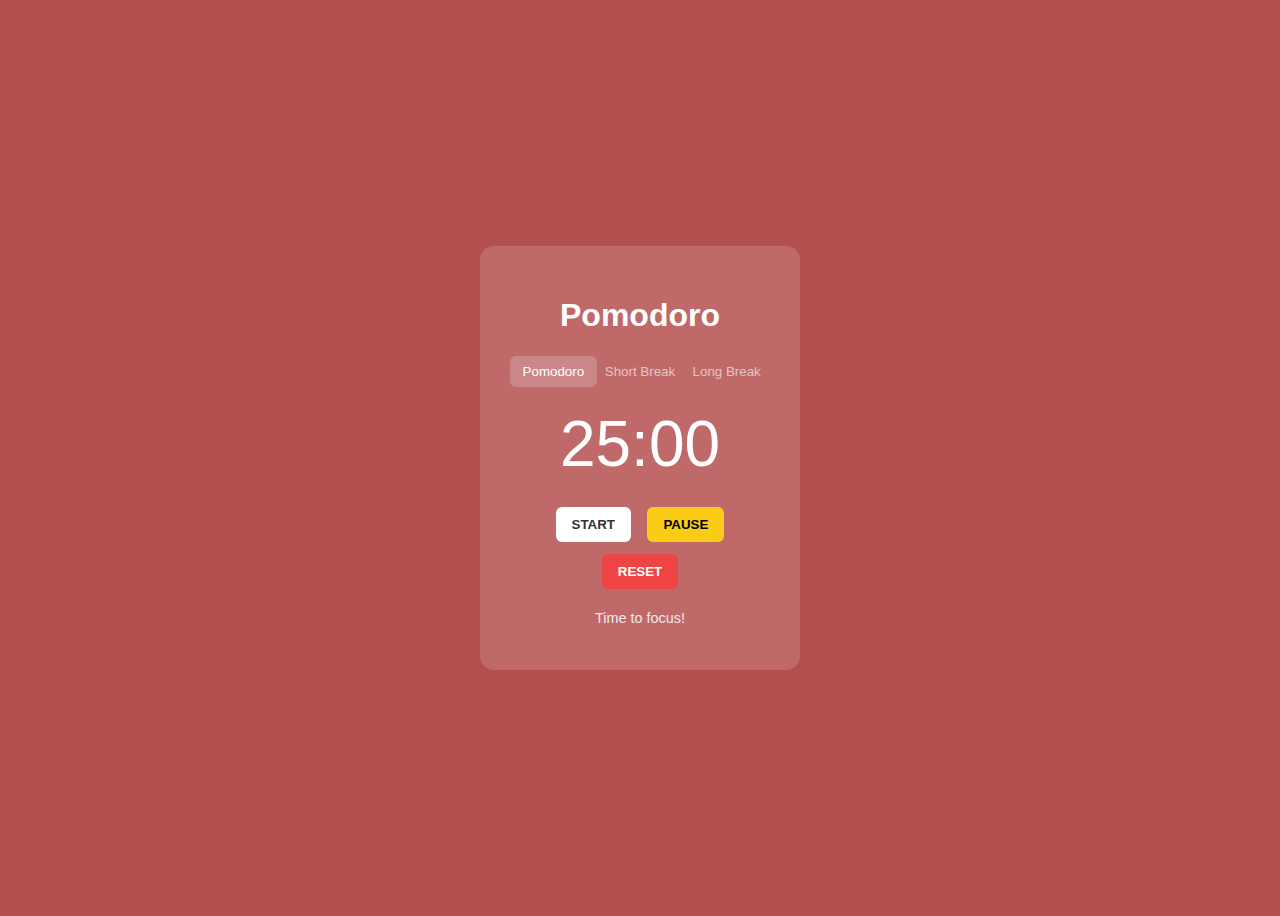
<file: public/Day 08/index.html>
<!DOCTYPE html>
<html lang="en">
<head>
  <meta charset="UTF-8" />
  <meta name="viewport" content="width=device-width, initial-scale=1.0"/>
  <title>Pomodoro Timer</title>
  <link rel="stylesheet" href="style.css" />
</head>
<body class="pomodoro">

  <div class="container">
    <h1>Pomodoro</h1>

    <!-- Mode Tabs -->
    <div class="modes">
      <button id="pomodoro" class="active">Pomodoro</button>
      <button id="shortBreak">Short Break</button>
      <button id="longBreak">Long Break</button>
    </div>

    <!-- Timer -->
    <div id="timer">25:00</div>

    <!-- Controls -->
    <div class="buttons">
      <button id="start">START</button>
      <button id="pause">PAUSE</button>
      <button id="reset">RESET</button>
    </div>

    <!-- Status -->
    <p id="modeText">Time to focus!</p>
  </div>

  <script src="script.js"></script>
</body>
</html>
</file>
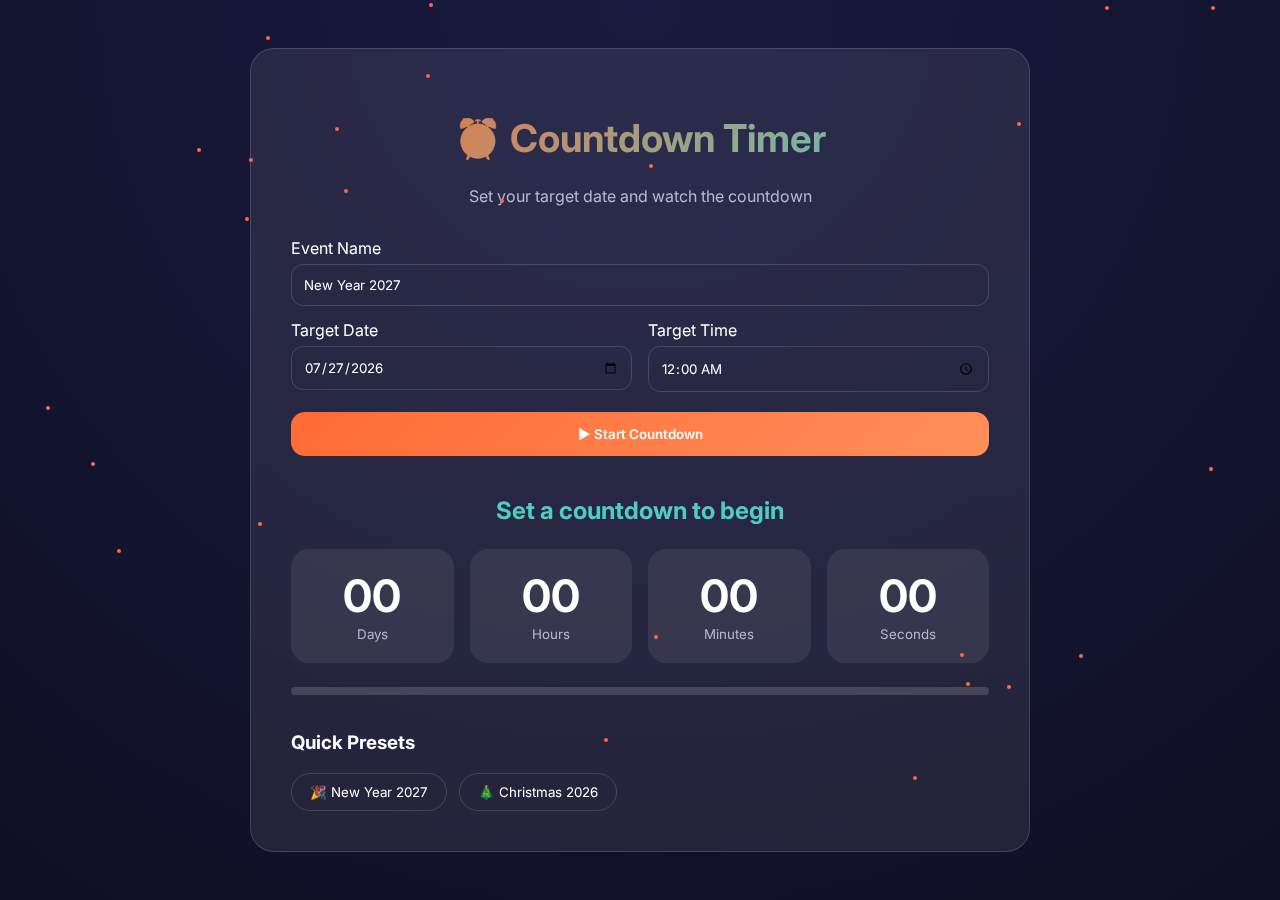
<file: public/Day 18/index.html>
<!DOCTYPE html>
<html lang="en">
<head>
  <meta charset="UTF-8" />
  <meta name="viewport" content="width=device-width, initial-scale=1.0" />
  <title>Countdown Timer</title>
  <link rel="stylesheet" href="style.css" />
</head>

<body>
  <div class="container">
    <div class="glass-card">
      
      <!-- HEADER -->
      <header class="header">
        <h1>⏰ Countdown Timer</h1>
        <p>Set your target date and watch the countdown</p>
      </header>

      <!-- INPUTS -->
      <section class="inputs">
        <label>Event Name</label>
        <input id="eventName" type="text" value="New Year 2027" />

        <div class="row">
          <div>
            <label>Target Date</label>
            <input id="targetDate" type="date" />
          </div>
          <div>
            <label>Target Time</label>
            <input id="targetTime" type="time" value="00:00" />
          </div>
        </div>

        <button id="startBtn" class="primary-btn">
          ▶ Start Countdown
        </button>

        <p id="errorMsg" class="error"></p>
      </section>

      <!-- TIMER -->
      <section class="countdown">
        <h2 id="eventTitle">Set a countdown to begin</h2>

        <div class="timer">
          <div class="box">
            <span id="days">00</span>
            <small>Days</small>
          </div>
          <div class="box">
            <span id="hours">00</span>
            <small>Hours</small>
          </div>
          <div class="box">
            <span id="minutes">00</span>
            <small>Minutes</small>
          </div>
          <div class="box">
            <span id="seconds">00</span>
            <small>Seconds</small>
          </div>
        </div>

        <div class="progress">
          <div id="progressFill"></div>
        </div>

        <button id="resetBtn" class="secondary-btn">Reset</button>
      </section>

      <!-- PRESETS -->
      <section class="presets">
        <h3>Quick Presets</h3>
        <div class="preset-list">
          <button data-date="2027-01-01" data-time="00:00">🎉 New Year 2027</button>
          <button data-date="2026-12-25" data-time="00:00">🎄 Christmas 2026</button>
        </div>
      </section>

    </div>

    <div id="particles"></div>
  </div>

  <script src="script.js" defer></script>
</body>
</html>
</file>
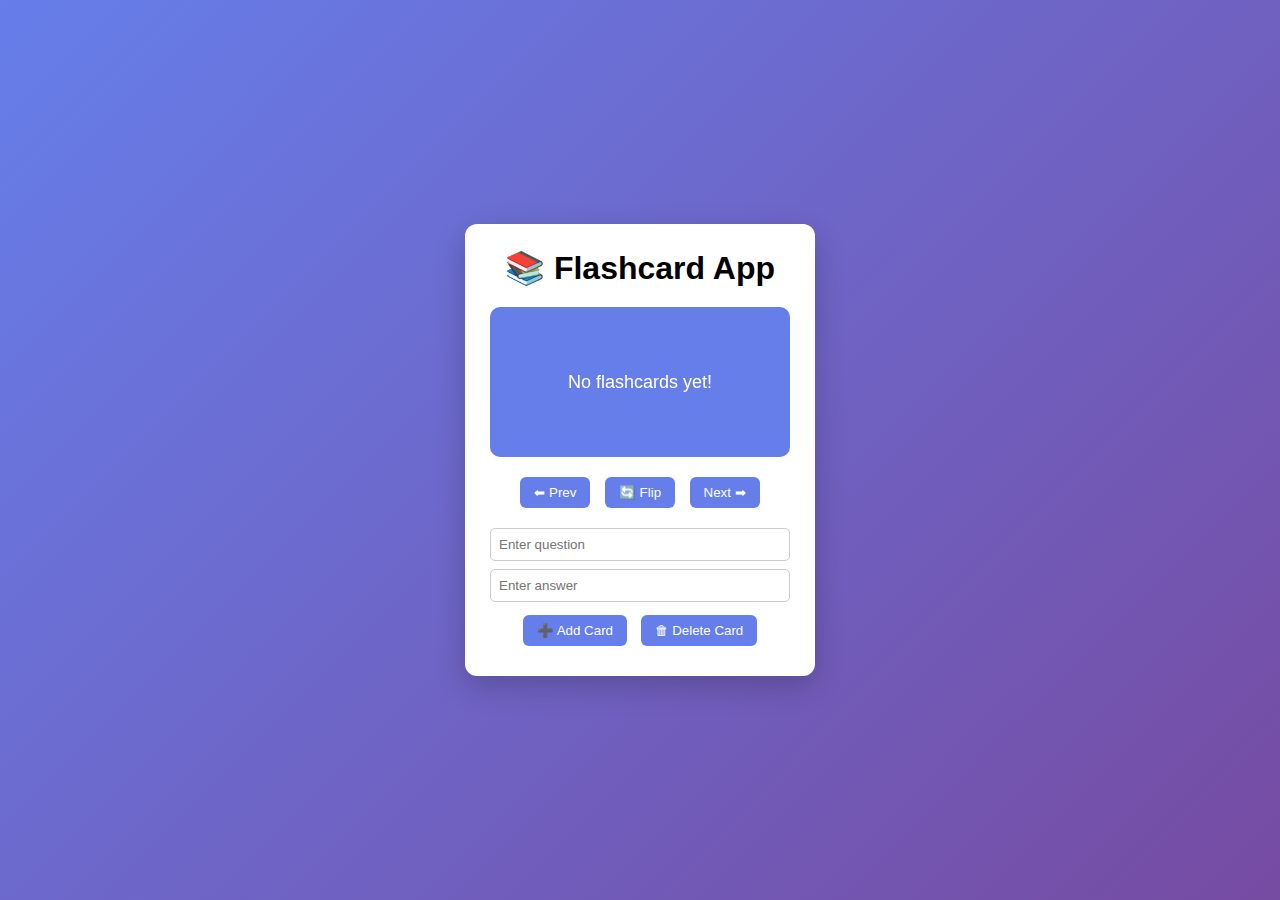
<file: public/Day 21/index.html>
<!DOCTYPE html>
<html lang="en">
<head>
  <meta charset="UTF-8" />
  <meta name="viewport" content="width=device-width, initial-scale=1.0"/>
  <title>Flashcard App</title>
  <link rel="stylesheet" href="styles.css">
</head>
<body>

  <div class="app">
    <h1>📚 Flashcard App</h1>

    <div class="card-container" id="card">
      <div class="card">
        <div class="front" id="question">Question</div>
        <div class="back" id="answer">Answer</div>
      </div>
    </div>

    <div class="controls">
      <button onclick="prevCard()">⬅ Prev</button>
      <button onclick="flipCard()">🔄 Flip</button>
      <button onclick="nextCard()">Next ➡</button>
    </div>

    <div class="add-card">
      <input type="text" id="qInput" placeholder="Enter question">
      <input type="text" id="aInput" placeholder="Enter answer">
      <button onclick="addCard()">➕ Add Card</button>
      <button class="danger" onclick="deleteCard()">🗑 Delete Card</button>
    </div>
  </div>

  <script src="script.js"></script>
</body>
</html>
</file>
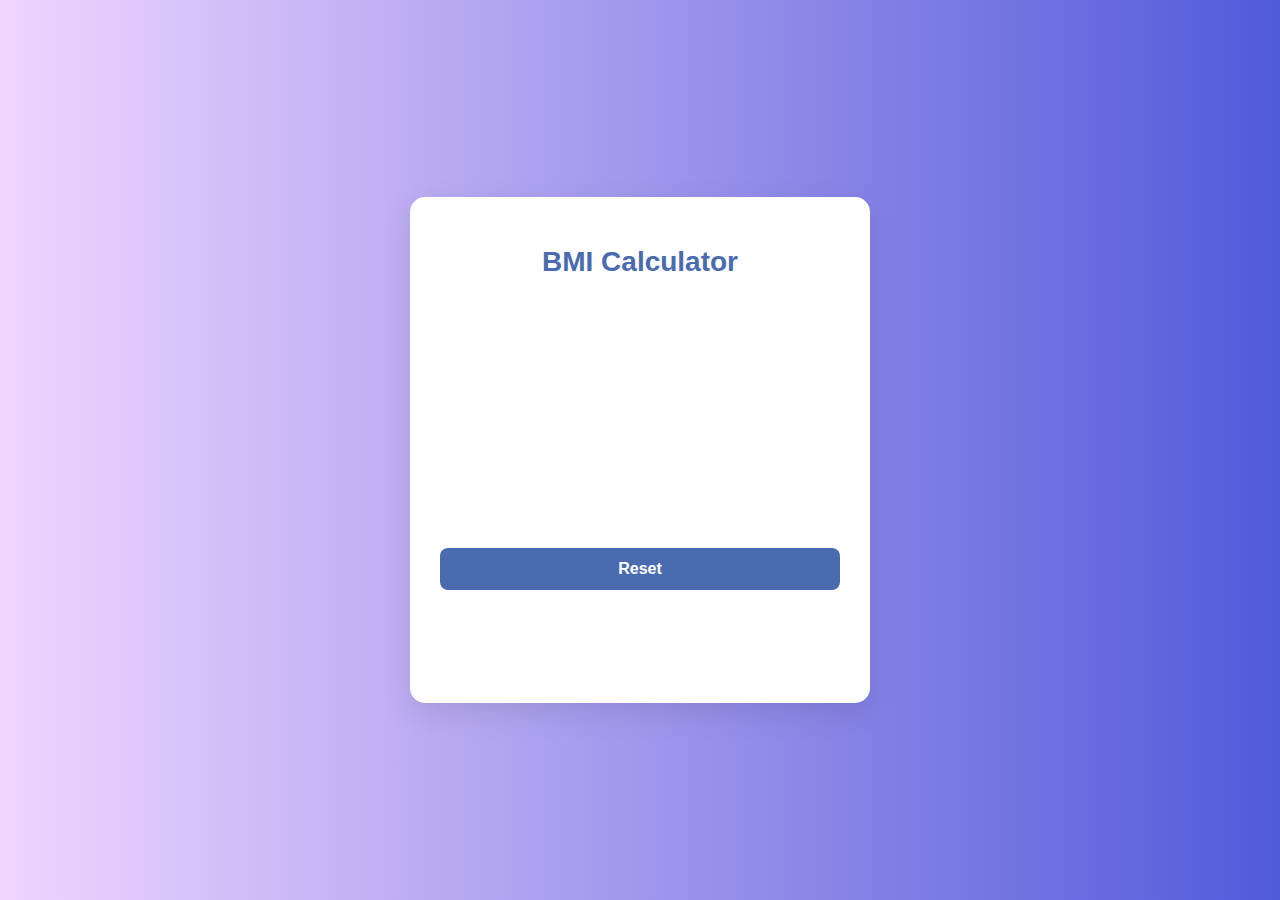
<file: public/Day 24/index.html>
<meta name="viewport" content="width=device-width, initial-scale=1.0">
<title>BMI Calculator</title>
<link rel="stylesheet" href="style.css">
<body>
    <div class="calculator-container">
        <h1 class="title animate-pop">BMI Calculator</h1>
        <div class="input-group animate-slide-up">
        <label>Height</label>
        <div class="unit-row">
            <input type="number" id="height" placeholder="Enter height">
            <select id="heightUnit">
            <option value="cm">cm</option>
            <option value="ft">ft</option>
            </select>
        </div>
        </div>

        <div class="input-group animate-slide-up" style="animation-delay: 0.2s;">
        <label>Weight</label>
        <div class="unit-row">
            <input type="number" id="weight" placeholder="Enter weight">
            <select id="weightUnit">
            <option value="kg">kg</option>
            <option value="lb">lb</option>
            </select>
        </div>
        </div>

        <button id="calculate-btn" class="animate-slide-up" style="animation-delay: 0.4s;">Calculate BMI</button>
        <button id="reset-btn" class="reset-btn">Reset</button>

        <div id="result" class="result-container hidden animate-fade-in">
            <h2>Your BMI:</h2>
            <div id="bmi-value" class="bmi-value">0</div>
            <div id="bmi-category" class="bmi-category">-</div>
            <div id="bmi-message" class="bmi-message">Enter your details to calculate</div>
        </div>
        <div class="bmi-scale animate-fade-in" style="animation-delay: 0.6s;">
            <div class="scale-item underweight">
                <span>&lt;18.5</span>
                <div class="scale-label">Underweight</div>
            </div>
            <div class="scale-item normal">
                <span>18.5-24.9</span>
                <div class="scale-label">Normal</div>
            </div>
            <div class="scale-item overweight">
                <span>25-29.9</span>
                <div class="scale-label">Overweight</div>
            </div>
            <div class="scale-item obese">
                <span>30+</span>
                <div class="scale-label">Obese</div>
            </div>
        </div>
    </div>

    <script src="script.js"></script>
</body>
</html>
</file>
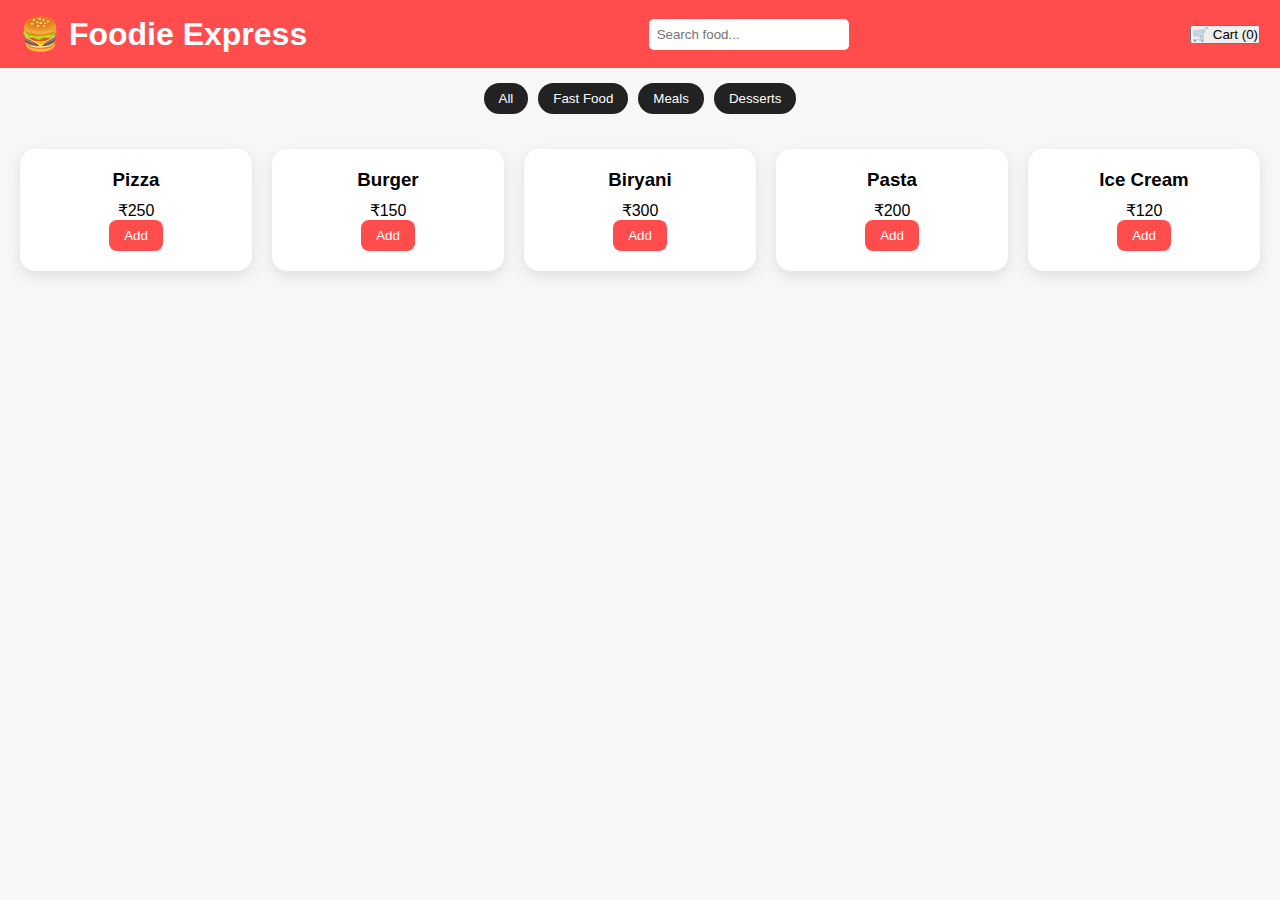
<file: public/Day 35/index.html>
<!DOCTYPE html>
<html lang="en">
<head>
  <meta charset="UTF-8" />
  <title>Foodie Express</title>
  <link rel="stylesheet" href="style.css" />
</head>
<body>

<header>
  <h1>🍔 Foodie Express</h1>
  <input type="text" id="search" placeholder="Search food..." />
  <button id="cart-btn">🛒 Cart (<span id="cart-count">0</span>)</button>
</header>

<nav>
  <button onclick="filterFood('all')">All</button>
  <button onclick="filterFood('fast')">Fast Food</button>
  <button onclick="filterFood('meal')">Meals</button>
  <button onclick="filterFood('dessert')">Desserts</button>
</nav>

<main id="food-list"></main>

<!-- CART SIDEBAR -->
<aside id="cart">
  <h2>Your Cart</h2>
  <ul id="cart-items"></ul>
  <h3>Total: ₹<span id="total">0</span></h3>
  <button class="checkout">Checkout</button>
</aside>

<script src="script.js"></script>
</body>
</html>
</file>
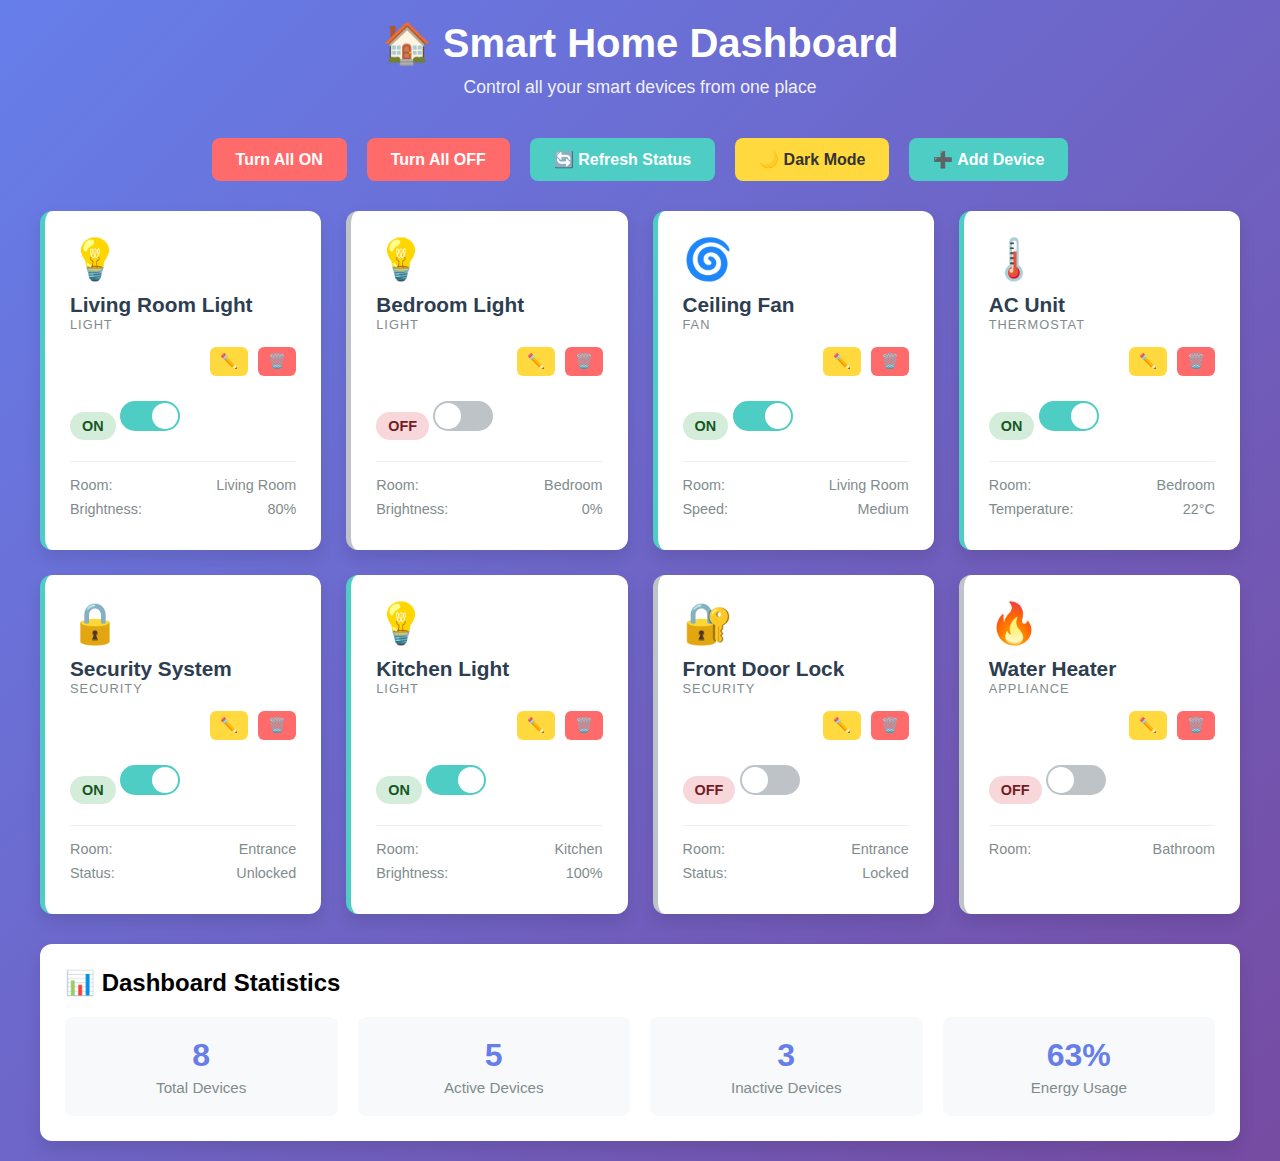
<file: public/Day 89/index.html>
<!DOCTYPE html>
<html lang="en">

<head>
    <meta charset="UTF-8">
    <meta name="viewport" content="width=device-width, initial-scale=1.0">
    <title>Smart Home Dashboard</title>
    <style>
        * {
            margin: 0;
            padding: 0;
            box-sizing: border-box;
        }

        body {
            font-family: 'Segoe UI', Tahoma, Geneva, Verdana, sans-serif;
            background: linear-gradient(135deg, #667eea 0%, #764ba2 100%);
            min-height: 100vh;
            padding: 20px;
        }

        .container {
            max-width: 1200px;
            margin: 0 auto;
        }

        /* Header */
        header {
            text-align: center;
            color: white;
            margin-bottom: 40px;
        }

        header h1 {
            font-size: 2.5em;
            margin-bottom: 10px;
        }

        header p {
            font-size: 1.1em;
            opacity: 0.9;
        }

        /* Control Panel */
        .control-panel {
            display: flex;
            gap: 20px;
            margin-bottom: 30px;
            flex-wrap: wrap;
            justify-content: center;
        }

        .btn {
            padding: 12px 24px;
            border: none;
            border-radius: 8px;
            font-size: 1em;
            cursor: pointer;
            transition: all 0.3s ease;
            font-weight: 600;
        }

        .btn-primary {
            background: #ff6b6b;
            color: white;
        }

        .btn-primary:hover {
            background: #ee5a52;
            transform: translateY(-2px);
            box-shadow: 0 10px 20px rgba(0, 0, 0, 0.2);
        }

        .btn-secondary {
            background: #4ecdc4;
            color: white;
        }

        .btn-secondary:hover {
            background: #44b0a8;
            transform: translateY(-2px);
            box-shadow: 0 10px 20px rgba(0, 0, 0, 0.2);
        }

        .btn-theme {
            background: #ffd93d;
            color: #333;
        }

        .btn-theme:hover {
            background: #ffcc00;
            transform: translateY(-2px);
        }

        /* Devices Grid */
        .devices-grid {
            display: grid;
            grid-template-columns: repeat(auto-fit, minmax(280px, 1fr));
            gap: 25px;
            margin-bottom: 30px;
        }

        /* Device Card */
        .device-card {
            background: white;
            border-radius: 12px;
            padding: 25px;
            box-shadow: 0 8px 16px rgba(0, 0, 0, 0.1);
            transition: all 0.3s ease;
            cursor: pointer;
        }

        .device-card:hover {
            transform: translateY(-5px);
            box-shadow: 0 15px 30px rgba(0, 0, 0, 0.2);
        }

        .device-card.active {
            border-left: 5px solid #4ecdc4;
        }

        .device-card.inactive {
            border-left: 5px solid #bdc3c7;
        }

        /* Device Header */
        .device-header {
            display: flex;
            justify-content: space-between;
            align-items: center;
            margin-bottom: 15px;
        }

        .device-name {
            font-size: 1.3em;
            font-weight: 700;
            color: #2c3e50;
        }

        .device-type {
            font-size: 0.8em;
            color: #7f8c8d;
            text-transform: uppercase;
            letter-spacing: 1px;
        }

        /* Device Icon */
        .device-icon {
            font-size: 2.5em;
            margin-bottom: 10px;
        }

        /* Status Badge */
        .status-badge {
            display: inline-block;
            padding: 6px 12px;
            border-radius: 20px;
            font-size: 0.9em;
            font-weight: 600;
        }

        .status-on {
            background: #d4edda;
            color: #155724;
        }

        .status-off {
            background: #f8d7da;
            color: #721c24;
        }

        /* Toggle Switch */
        .toggle-switch {
            position: relative;
            width: 60px;
            height: 30px;
            background: #bdc3c7;
            border: none;
            border-radius: 15px;
            cursor: pointer;
            transition: all 0.3s ease;
            margin-top: 15px;
            margin-bottom: 15px;
        }

        .toggle-switch.on {
            background: #4ecdc4;
        }

        .toggle-switch::after {
            content: '';
            position: absolute;
            width: 26px;
            height: 26px;
            background: white;
            border-radius: 50%;
            top: 2px;
            left: 2px;
            transition: all 0.3s ease;
        }

        .toggle-switch.on::after {
            left: 32px;
        }

        /* Device Details */
        .device-details {
            margin-top: 15px;
            padding-top: 15px;
            border-top: 1px solid #ecf0f1;
            font-size: 0.9em;
            color: #7f8c8d;
        }

        .detail-row {
            display: flex;
            justify-content: space-between;
            margin-bottom: 8px;
        }

        /* Stats */
        .stats-section {
            background: white;
            border-radius: 12px;
            padding: 25px;
            margin-top: 30px;
            box-shadow: 0 8px 16px rgba(0, 0, 0, 0.1);
        }

        .stats-grid {
            display: grid;
            grid-template-columns: repeat(auto-fit, minmax(200px, 1fr));
            gap: 20px;
            margin-top: 20px;
        }

        .stat-card {
            text-align: center;
            padding: 20px;
            background: #f8f9fa;
            border-radius: 8px;
        }

        .stat-number {
            font-size: 2em;
            font-weight: 700;
            color: #667eea;
            margin-bottom: 5px;
        }

        .stat-label {
            color: #7f8c8d;
            font-size: 0.95em;
        }

        /* Dark Mode */
        body.dark-mode {
            background: linear-gradient(135deg, #2c3e50 0%, #34495e 100%);
        }

        body.dark-mode .device-card {
            background: #34495e;
            color: white;
        }

        body.dark-mode .device-name {
            color: white;
        }

        body.dark-mode .stats-section {
            background: #34495e;
            color: white;
        }

        body.dark-mode .stat-card {
            background: #2c3e50;
        }

        /* Notification */
        .notification {
            position: fixed;
            top: 20px;
            right: 20px;
            background: #2ecc71;
            color: white;
            padding: 15px 25px;
            border-radius: 8px;
            box-shadow: 0 4px 12px rgba(0, 0, 0, 0.2);
            animation: slideIn 0.3s ease;
            z-index: 1000;
        }

        .notification.error {
            background: #e74c3c;
        }

        /* Modal Add New Devices CSS*/
        .modal {
            display: none;
            position: fixed;
            inset: 0;
            background: rgba(0, 0, 0, 0.5);
            z-index: 2000;
            justify-content: center;
            align-items: center;
        }

        .modal-content {
            background: white;
            padding: 25px;
            border-radius: 12px;
            width: 320px;
            display: flex;
            flex-direction: column;
            gap: 12px;
        }

        .modal-content input,
        .modal-content select {
            padding: 10px;
            border-radius: 6px;
            border: 1px solid #ccc;
        }

        .modal-actions {
            display: flex;
            justify-content: space-between;
            margin-top: 10px;
        }

        body.dark-mode .modal-content {
            background: #2c3e50;
            color: white;
        }


        /* 🔽 NEW: Edit / Delete buttons */
        .device-actions {
            display: flex;
            justify-content: flex-end;
            gap: 10px;
            margin-bottom: 10px;
        }

        .action-btn {
            border: none;
            background: #ecf0f1;
            padding: 6px 10px;
            border-radius: 6px;
            cursor: pointer;
            font-size: 0.9em;
            transition: 0.2s;
        }

        .action-btn:hover {
            transform: scale(1.1);
        }

        .edit-btn {
            background: #ffd93d;
        }

        .delete-btn {
            background: #ff6b6b;
            color: white;
        }

        body.dark-mode .action-btn {
            background: #2c3e50;
            color: white;
        }


        @keyframes slideIn {
            from {
                transform: translateX(400px);
                opacity: 0;
            }

            to {
                transform: translateX(0);
                opacity: 1;
            }
        }

        /* Responsive */
        @media (max-width: 768px) {
            header h1 {
                font-size: 1.8em;
            }

            .control-panel {
                flex-direction: column;
            }

            .btn {
                width: 100%;
            }

            .devices-grid {
                grid-template-columns: 1fr;
            }
        }
    </style>
</head>

<body>
    <div class="container">
        <!-- Header -->
        <header>
            <h1>🏠 Smart Home Dashboard</h1>
            <p>Control all your smart devices from one place</p>
        </header>

        <!-- Control Panel -->
        <div class="control-panel">
            <button class="btn btn-primary" id="turnAllOn">Turn All ON</button>
            <button class="btn btn-primary" id="turnAllOff">Turn All OFF</button>
            <button class="btn btn-secondary" id="refreshBtn">🔄 Refresh Status</button>
            <button class="btn btn-theme" id="themeBtn">🌙 Dark Mode</button>
            <button class="btn btn-secondary" id="addDeviceBtn">➕ Add Device</button>
        </div>

        <!-- Devices Grid -->
        <div class="devices-grid" id="devicesGrid"></div>

        <!-- Stats Section -->
        <div class="stats-section">
            <h2>📊 Dashboard Statistics</h2>
            <div class="stats-grid">
                <div class="stat-card">
                    <div class="stat-number" id="totalDevices">0</div>
                    <div class="stat-label">Total Devices</div>
                </div>
                <div class="stat-card">
                    <div class="stat-number" id="activeDevices">0</div>
                    <div class="stat-label">Active Devices</div>
                </div>
                <div class="stat-card">
                    <div class="stat-number" id="inactiveDevices">0</div>
                    <div class="stat-label">Inactive Devices</div>
                </div>
                <div class="stat-card">
                    <div class="stat-number" id="energyUsage">0%</div>
                    <div class="stat-label">Energy Usage</div>
                </div>
            </div>
        </div>
    </div>

    <!-- Add New Devices Model Form Dialog code -->
    <div class="modal" id="addDeviceModal">
        <div class="modal-content">
            <h2>Add New Device</h2>

            <input type="text" id="deviceName" placeholder="Device Name" />
            <select id="deviceType">
                <option value="Light">Light</option>
                <option value="Fan">Fan</option>
                <option value="Thermostat">Thermostat</option>
                <option value="Security">Security</option>
                <option value="Appliance">Appliance</option>
            </select>
            <input type="text" id="deviceRoom" placeholder="Room Name" />

            <div class="modal-actions">
                <button class="btn btn-primary" id="saveDevice">Add</button>
                <button class="btn btn-secondary" id="closeModal">Cancel</button>
            </div>
        </div>
    </div>
    <!-- 🔽 NEW: Delete Confirmation Modal -->
    <div class="modal" id="deleteConfirmModal">
        <div class="modal-content">
            <h3>Confirm Delete</h3>
            <p id="deleteMessage">Are you sure?</p>

            <div class="modal-actions">
                <button class="btn btn-secondary" id="cancelDelete">Cancel</button>
                <button class="btn btn-primary" id="confirmDelete">Delete</button>
            </div>
        </div>
    </div>



    <script>
        // 🔽 NEW: Track editing device
        let editingDeviceId = null;

        // 🔽 NEW: Store device ID to delete
        let deleteDeviceId = null;

        // Device Data
        const devices = [
            { id: 1, name: 'Living Room Light', type: 'Light', icon: '💡', status: true, brightness: 80, room: 'Living Room' },
            { id: 2, name: 'Bedroom Light', type: 'Light', icon: '💡', status: false, brightness: 0, room: 'Bedroom' },
            { id: 3, name: 'Ceiling Fan', type: 'Fan', icon: '🌀', status: true, speed: 'Medium', room: 'Living Room' },
            { id: 4, name: 'AC Unit', type: 'Thermostat', icon: '🌡️', status: true, temperature: 22, room: 'Bedroom' },
            { id: 5, name: 'Security System', type: 'Security', icon: '🔒', status: true, armed: true, room: 'Entrance' },
            { id: 6, name: 'Kitchen Light', type: 'Light', icon: '💡', status: true, brightness: 100, room: 'Kitchen' },
            { id: 7, name: 'Front Door Lock', type: 'Security', icon: '🔐', status: false, locked: true, room: 'Entrance' },
            { id: 8, name: 'Water Heater', type: 'Appliance', icon: '🔥', status: false, temperature: 35, room: 'Bathroom' },
        ];

        // Render Devices
        function renderDevices() {
            const devicesGrid = document.getElementById('devicesGrid');
            devicesGrid.innerHTML = '';

            devices.forEach(device => {
                const card = document.createElement('div');
                card.className = `device-card ${device.status ? 'active' : 'inactive'}`;

                let details = '';
                if (device.type === 'Light') {
                    details = `<div class="detail-row"><span>Brightness:</span><span>${device.brightness}%</span></div>`;
                } else if (device.type === 'Thermostat') {
                    details = `<div class="detail-row"><span>Temperature:</span><span>${device.temperature}°C</span></div>`;
                } else if (device.type === 'Fan') {
                    details = `<div class="detail-row"><span>Speed:</span><span>${device.speed}</span></div>`;
                } else if (device.type === 'Security') {
                    details = `<div class="detail-row"><span>Status:</span><span>${device.locked ? 'Locked' : 'Unlocked'}</span></div>`;
                }

                // 🔽 NEW: Action buttons (Edit / Delete)
                const actions = `
                    <div class="device-actions">
                        <button class="action-btn edit-btn" data-id="${device.id}">✏️</button>
                        <button class="action-btn delete-btn" data-id="${device.id}">🗑️</button>
                    </div>
                `;

                card.innerHTML = `
                    <div class="device-header">
                        <div>
                            <div class="device-icon">${device.icon}</div>
                            <div class="device-name">${device.name}</div>
                            <div class="device-type">${device.type}</div>
                        </div>
                    </div>
                    ${actions}
                    <span class="status-badge ${device.status ? 'status-on' : 'status-off'}">
                        ${device.status ? 'ON' : 'OFF'}
                    </span>

                    <button class="toggle-switch ${device.status ? 'on' : ''}" data-id="${device.id}"></button>

                    <div class="device-details">
                        <div class="detail-row"><span>Room:</span><span>${device.room}</span></div>
                        ${details}
                    </div>
                `;

                // Event listeners handled via event delegation below (to prevent multiple bindings)
                devicesGrid.appendChild(card);
            });

            updateStats();
        };

        // Toggle Device
        function toggleDevice(id) {
            const device = devices.find(d => d.id === id);
            if (device) {
                device.status = !device.status;
                showNotification(`${device.name} turned ${device.status ? 'ON' : 'OFF'}`);
                renderDevices();
            }
        }

        // Turn All ON
        document.getElementById('turnAllOn').addEventListener('click', () => {
            devices.forEach(device => device.status = true);
            showNotification('All devices turned ON');
            renderDevices();
        });

        // Turn All OFF
        document.getElementById('turnAllOff').addEventListener('click', () => {
            devices.forEach(device => device.status = false);
            showNotification('All devices turned OFF');
            renderDevices();
        });

        // Refresh Status
        document.getElementById('refreshBtn').addEventListener('click', () => {
            showNotification('Status refreshed');
            renderDevices();
        });

        // Dark Mode Toggle
        document.getElementById('themeBtn').addEventListener('click', () => {
            document.body.classList.toggle('dark-mode');
            localStorage.setItem('darkMode', document.body.classList.contains('dark-mode'));
        });

        // Update Statistics
        function updateStats() {
            const total = devices.length;
            const active = devices.filter(d => d.status).length;
            const inactive = total - active;
            const energyUsage = Math.round((active / total) * 100);

            document.getElementById('totalDevices').textContent = total;
            document.getElementById('activeDevices').textContent = active;
            document.getElementById('inactiveDevices').textContent = inactive;
            document.getElementById('energyUsage').textContent = energyUsage + '%';
        }

        // Notification System
        function showNotification(message, type = 'success') {
            const notification = document.createElement('div');
            notification.className = `notification ${type === 'error' ? 'error' : ''}`;
            notification.textContent = message;
            document.body.appendChild(notification);

            setTimeout(() => {
                notification.remove();
            }, 3000);
        }

        // Load Dark Mode Preference
        if (localStorage.getItem('darkMode') === 'true') {
            document.body.classList.add('dark-mode');
        }

        // Initial Render
        renderDevices();

        //Add Script for add new Devices...
        const addDeviceBtn = document.getElementById('addDeviceBtn');
        const modal = document.getElementById('addDeviceModal');
        const saveDeviceBtn = document.getElementById('saveDevice');
        const closeModalBtn = document.getElementById('closeModal');

        addDeviceBtn.addEventListener('click', () => {
            editingDeviceId = null; // NEW: Reset edit mode
            modal.style.display = 'flex';
        });

        closeModalBtn.addEventListener('click', () => {
            modal.style.display = 'none';
        });

        // Save Device
        saveDeviceBtn.addEventListener('click', () => {
            const name = document.getElementById('deviceName').value.trim();
            const type = document.getElementById('deviceType').value;
            const room = document.getElementById('deviceRoom').value.trim();

            if (!name || !room) {
                showNotification('Please fill all fields', 'error');
                return;
            }

            // 🔽 EDIT MODE
            if (editingDeviceId) {
                const device = devices.find(d => d.id === editingDeviceId);
                device.name = name;
                device.type = type;
                device.room = room;

                showNotification(`${name} updated successfully`);
            }
            // 🔽 ADD MODE
            else {
                const icons = {
                    Light: '💡',
                    Fan: '🌀',
                    Thermostat: '🌡️',
                    Security: '🔒',
                    Appliance: '🔌'
                };

                devices.push({
                    id: Date.now(),
                    name,
                    type,
                    room,
                    icon: icons[type],
                    status: false
                });

                showNotification(`${name} added successfully`);
            }

            editingDeviceId = null;
            modal.style.display = 'none';
            renderDevices();

            // Clear fields
            document.getElementById('deviceName').value = '';
            document.getElementById('deviceRoom').value = '';
        });

        // 🔽 NEW: Open modal with device data
        function openEditDevice(device) {
            editingDeviceId = device.id;

            document.getElementById('deviceName').value = device.name;
            document.getElementById('deviceType').value = device.type;
            document.getElementById('deviceRoom').value = device.room;

            modal.style.display = 'flex';
        }

        // Delete device - open confirmation modal
        function deleteDevice(id) {
            deleteDeviceId = id;
            const device = devices.find(d => d.id === id);
            document.getElementById('deleteMessage').textContent =
                `Are you sure you want to delete "${device.name}"`;
            document.getElementById('deleteConfirmModal').style.display = 'flex';
        }

        // Handle delete confirmation (only attach once)
        document.getElementById('confirmDelete').addEventListener('click', () => {
            const index = devices.findIndex(d => d.id === deleteDeviceId);
            if (index > -1) {
                showNotification(`${devices[index].name} deleted`);
                devices.splice(index, 1);
                renderDevices();
            }
            deleteDeviceId = null;
            document.getElementById('deleteConfirmModal').style.display = 'none';
        });

        // Handle delete cancellation (only attach once)
        document.getElementById('cancelDelete').addEventListener('click', () => {
            deleteDeviceId = null;
            document.getElementById('deleteConfirmModal').style.display = 'none';
        });

        // Event delegation for device card actions
        document.getElementById('devicesGrid').addEventListener('click', (e) => {
            // Handle edit button
            if (e.target.classList.contains('edit-btn') || e.target.closest('.edit-btn')) {
                const btn = e.target.classList.contains('edit-btn') ? e.target : e.target.closest('.edit-btn');
                const deviceId = parseInt(btn.dataset.id);
                const device = devices.find(d => d.id === deviceId);
                if (device) openEditDevice(device);
            }
            
            // Handle delete button
            if (e.target.classList.contains('delete-btn') || e.target.closest('.delete-btn')) {
                const btn = e.target.classList.contains('delete-btn') ? e.target : e.target.closest('.delete-btn');
                const deviceId = parseInt(btn.dataset.id);
                deleteDevice(deviceId);
            }
            
            // Handle toggle switch
            if (e.target.classList.contains('toggle-switch')) {
                const deviceId = parseInt(e.target.dataset.id);
                toggleDevice(deviceId);
            }
        });
    </script>
</body>
</html>
</file>
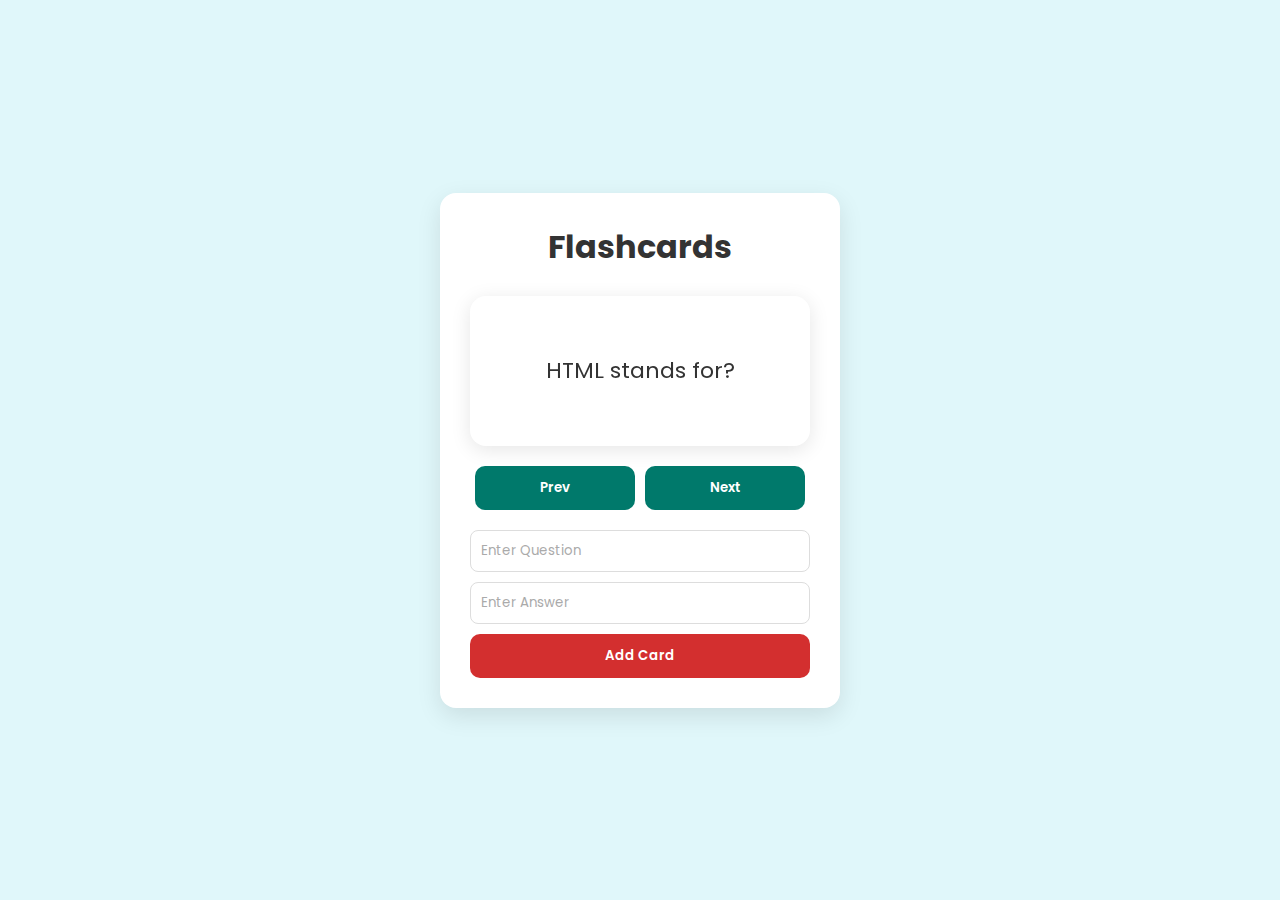
<file: public/Day 21/index1.html>
<!DOCTYPE html>
<html lang="en">
<head>
  <meta charset="UTF-8">
  <meta name="viewport" content="width=device-width, initial-scale=1.0">
  <title>Flashcards App</title>
  <link rel="stylesheet" href="style.css">
</head>
<body>
  <div class="app">
    <h1>Flashcards</h1>

    <div class="card-container">
      <div class="card" id="card">Click to flip</div>
    </div>

    <div class="controls">
      <button id="prev">Prev</button>
      <button id="next">Next</button>
    </div>

    <div class="add">
      <input type="text" id="question" placeholder="Enter Question" />
      <input type="text" id="answer" placeholder="Enter Answer" />
      <button id="addCard">Add Card</button>
    </div>
  </div>

  <script src="scripts.js"></script>
</body>
</html>
</file>
<file: public/Day 08/style.css>
* {
  box-sizing: border-box;
  font-family: Arial, Helvetica, sans-serif;
}

body {
  height: 100vh;
  display: flex;
  justify-content: center;
  align-items: center;
  color: white;
  transition: background 0.3s ease;
}

/* Themes */
body.pomodoro {
  background: #b44f4f;
}

body.shortBreak {
  background: #2f7f7b;
}

body.longBreak {
  background: #3a6e95;
}

.container {
  background: rgba(255,255,255,0.15);
  padding: 30px;
  border-radius: 14px;
  width: 320px;
  text-align: center;
}

/* Tabs */
.modes {
  display: flex;
  justify-content: space-between;
  margin-bottom: 20px;
}

.modes button {
  flex: 1;
  background: transparent;
  border: none;
  color: white;
  padding: 8px;
  cursor: pointer;
  opacity: 0.6;
}

.modes button.active {
  background: rgba(255,255,255,0.2);
  border-radius: 6px;
  opacity: 1;
}

/* Timer */
#timer {
  font-size: 4rem;
  margin: 20px 0;
}

/* Buttons */
.buttons button {
  margin: 6px;
  padding: 10px 16px;
  border: none;
  border-radius: 6px;
  cursor: pointer;
  font-weight: bold;
}

#start { background: white; color: #333; }
#pause { background: #facc15; }
#reset { background: #ef4444; color: white; }

#modeText {
  margin-top: 15px;
  font-size: 0.9rem;
  opacity: 0.85;
}
</file>
<file: public/Day 18/style.css>
@import url("https://fonts.googleapis.com/css2?family=Inter:wght@400;600;700&display=swap");

:root {
  --primary: #ff6b35;
  --accent: #4ecdc4;
  --bg: #0f1024;
  --card: rgba(255,255,255,0.08);
  --text: #fff;
  --muted: #b8b8d1;
  --border: rgba(255,255,255,0.15);
}

* {
  box-sizing: border-box;
  font-family: "Inter", sans-serif;
}

body {
  margin: 0;
  min-height: 100vh;
  background: radial-gradient(circle at top, #1a1a40, #0f1024);
  color: var(--text);
  display: flex;
  align-items: center;
  justify-content: center;
}

.container {
  width: 100%;
  max-width: 820px;
  padding: 20px;
  position: relative;
}

.glass-card {
  background: var(--card);
  backdrop-filter: blur(20px);
  border: 1px solid var(--border);
  border-radius: 24px;
  padding: 40px;
}

.header {
  text-align: center;
  margin-bottom: 32px;
}

.header h1 {
  font-size: 2.4rem;
  background: linear-gradient(135deg, var(--primary), var(--accent));
  -webkit-background-clip: text;
  -webkit-text-fill-color: transparent;
}

.header p {
  color: var(--muted);
}

.inputs label {
  display: block;
  margin: 14px 0 6px;
}

.inputs input {
  width: 100%;
  padding: 12px;
  border-radius: 12px;
  background: transparent;
  border: 1px solid var(--border);
  color: var(--text);
}

.row {
  display: grid;
  grid-template-columns: 1fr 1fr;
  gap: 16px;
}

.primary-btn {
  width: 100%;
  margin-top: 20px;
  padding: 14px;
  border-radius: 14px;
  border: none;
  font-weight: 600;
  background: linear-gradient(135deg, var(--primary), #ff8f5a);
  color: white;
  cursor: pointer;
}

.primary-btn:disabled {
  opacity: 0.6;
  cursor: not-allowed;
}

.error {
  color: #ff9c9c;
  margin-top: 8px;
}

.countdown {
  text-align: center;
  margin-top: 40px;
}

.countdown h2 {
  color: var(--accent);
  margin-bottom: 24px;
}

.timer {
  display: grid;
  grid-template-columns: repeat(4, 1fr);
  gap: 16px;
}

.box {
  background: rgba(255,255,255,0.08);
  border-radius: 18px;
  padding: 20px;
}

.box span {
  font-size: 2.8rem;
  font-weight: 700;
  display: block;
}

.box small {
  color: var(--muted);
}

.progress {
  height: 8px;
  background: rgba(255,255,255,0.15);
  border-radius: 10px;
  margin: 24px 0;
  overflow: hidden;
}

.progress div {
  height: 100%;
  width: 0%;
  background: linear-gradient(90deg, var(--primary), var(--accent));
}

.secondary-btn {
  display: none;
  padding: 10px 26px;
  border-radius: 12px;
  background: transparent;
  border: 1px solid var(--border);
  color: white;
  cursor: pointer;
}

.presets {
  margin-top: 36px;
}

.preset-list {
  display: flex;
  gap: 12px;
  flex-wrap: wrap;
}

.preset-list button {
  padding: 10px 18px;
  border-radius: 999px;
  border: 1px solid var(--border);
  background: transparent;
  color: white;
  cursor: pointer;
}

#particles {
  position: fixed;
  inset: 0;
  pointer-events: none;
}

.particle {
  width: 4px;
  height: 4px;
  background: var(--primary);
  border-radius: 50%;
  position: absolute;
  animation: float 10s infinite ease-in-out;
}

@keyframes float {
  50% {
    transform: translateY(-80px) translateX(40px);
    opacity: 0.3;
  }
}
</file>
<file: public/Day 21/styles.css>
* {
  margin: 0;
  padding: 0;
  box-sizing: border-box;
  font-family: 'Poppins', sans-serif;
}

body {
  background: linear-gradient(135deg, #667eea, #764ba2);
  min-height: 100vh;
  display: flex;
  justify-content: center;
  align-items: center;
}

.app {
  background: #fff;
  padding: 25px;
  border-radius: 12px;
  width: 350px;
  text-align: center;
  box-shadow: 0 10px 30px rgba(0,0,0,0.2);
}

h1 {
  margin-bottom: 20px;
}

.card-container {
  perspective: 1000px;
  margin-bottom: 15px;
}

.card {
  width: 100%;
  height: 150px;
  position: relative;
  transform-style: preserve-3d;
  transition: transform 0.6s;
  cursor: pointer;
}

.card.flipped {
  transform: rotateY(180deg);
}

.card div {
  position: absolute;
  width: 100%;
  height: 100%;
  border-radius: 10px;
  display: flex;
  justify-content: center;
  align-items: center;
  padding: 15px;
  backface-visibility: hidden;
  font-size: 18px;
}

.front {
  background: #667eea;
  color: white;
}

.back {
  background: #48bb78;
  color: white;
  transform: rotateY(180deg);
}

.controls button,
.add-card button {
  margin: 5px;
  padding: 8px 14px;
  border: none;
  border-radius: 6px;
  background: #667eea;
  color: white;
  cursor: pointer;
}

.controls button:hover,
.add-card button:hover {
  opacity: 0.9;
}

.add-card {
  margin-top: 15px;
}

.add-card input {
  width: 100%;
  padding: 8px;
  margin-bottom: 8px;
  border-radius: 5px;
  border: 1px solid #ccc;
}

.danger {
  background: #e53e3e;
}
</file>
<file: public/Day 24/style.css>
/* General Styles */
body {
    font-family: 'Arial', sans-serif;
    background: linear-gradient(90deg, #efd5ff 0%, #515ada 100%);
    margin: 0;
    padding: 0;
    display: flex;
    justify-content: center;
    align-items: center;
    min-height: 100vh;
    color: #333;
}

/* Animation Classes */
.animate-pop {
    animation: pop 0.5s ease-out;
}

.animate-slide-up {
    animation: slideUp 0.5s ease-out forwards;
    opacity: 0;
}

.animate-fade-in {
    animation: fadeIn 1s ease-out forwards;
    opacity: 0;
}

@keyframes pop {
    0% {
        transform: scale(0.8);
        opacity: 0;
    }
    70% {
        transform: scale(1.1);
        opacity: 1;
    }
    100% {
        transform: scale(1);
    }
}

@keyframes slideUp {
    from {
        transform: translateY(20px);
        opacity: 0;
    }
    to {
        transform: translateY(0);
        opacity: 1;
    }
}

@keyframes fadeIn {
    from {
        opacity: 0;
    }
    to {
        opacity: 1;
    }
}

/* Calculator Container */
.calculator-container {
    background-color: white;
    border-radius: 15px;
    box-shadow: 0 10px 30px rgba(0, 0, 0, 0.1);
    padding: 30px;
    width: 100%;
    max-width: 400px;
    text-align: center;
    transition: all 0.3s ease;
}

.title {
    color: #4a6baf;
    margin-bottom: 30px;
    font-size: 28px;
}

/* Input Styles */
.input-group {
    margin-bottom: 20px;
    text-align: left;
}

.input-group label {
    display: block;
    margin-bottom: 8px;
    font-weight: bold;
    color: #555;
}
.unit-row {
  display: flex;
  gap: 10px;
}

.unit-row input {
  flex: 2;
}

.unit-row select {
  flex: 1;
  padding: 12px;
  border-radius: 8px;
  border: 2px solid #ddd;
  font-size: 16px;
}

.input-group input {
    width: 100%;
    padding: 12px 15px;
    border: 2px solid #ddd;
    border-radius: 8px;
    font-size: 16px;
    transition: all 0.3s;
    box-sizing: border-box;
}

.input-group input:focus {
    border-color: #4a6baf;
    outline: none;
    box-shadow: 0 0 0 3px rgba(74, 107, 175, 0.2);
}

/* Button Styles */
button {
    background-color: #4a6baf;
    color: white;
    border: none;
    padding: 12px 25px;
    border-radius: 8px;
    font-size: 16px;
    cursor: pointer;
    transition: all 0.3s;
    width: 100%;
    font-weight: bold;
    margin-top: 10px;
}

button:hover {
    background-color: #3a5a9f;
    transform: translateY(-2px);
    box-shadow: 0 5px 15px rgba(74, 107, 175, 0.3);
}

button:active {
    transform: translateY(0);
}

/* Result Styles */
.result-container {
    margin-top: 30px;
    padding: 20px;
    border-radius: 10px;
    background-color: #f8f9fa;
    transition: all 0.5s ease;
}

.result-container h2 {
    margin-top: 0;
    color: #555;
    font-size: 20px;
}

.bmi-value {
    font-size: 48px;
    font-weight: bold;
    margin: 10px 0;
    color: #4a6baf;
    transition: all 0.5s ease;
}

.bmi-category {
    font-size: 24px;
    font-weight: bold;
    margin-bottom: 10px;
    text-transform: uppercase;
}

.bmi-message {
    font-size: 16px;
    color: #666;
}

.hidden {
    display: none;
}

/* BMI Scale Styles */
.bmi-scale {
    display: flex;
    justify-content: space-between;
    margin-top: 30px;
    text-align: center;
}

.scale-item {
    flex: 1;
    padding: 10px 5px;
    border-radius: 5px;
    color: white;
    font-weight: bold;
    position: relative;
}

.scale-item span {
    font-size: 12px;
}

.scale-label {
    font-size: 12px;
    margin-top: 5px;
}

.underweight {
    background-color: #3498db;
}

.normal {
    background-color: #2ecc71;
}

.overweight {
    background-color: #f39c12;
}

.obese {
    background-color: #e74c3c;
}

/* Responsive Design */
@media (max-width: 480px) {
    .calculator-container {
        padding: 20px;
        margin: 20px;
    }
    
    .bmi-scale {
        flex-direction: column;
    }
    
    .scale-item {
        margin-bottom: 5px;
    }
}
.input-group {
    margin-bottom: 1rem;
}
</file>
<file: public/Day 35/style.css>
* {
  margin: 0;
  padding: 0;
  box-sizing: border-box;
  font-family: "Segoe UI", sans-serif;
}

body {
  background: #f7f7f7;
}

/* HEADER */
header {
  background: #ff4d4d;
  color: white;
  padding: 15px 20px;
  display: flex;
  gap: 15px;
  align-items: center;
  justify-content: space-between;
  flex-wrap: wrap;
}

header input {
  padding: 8px;
  border-radius: 5px;
  border: none;
  width: 200px;
}

/* NAV */
nav {
  display: flex;
  justify-content: center;
  gap: 10px;
  padding: 15px;
}

nav button {
  padding: 8px 15px;
  border: none;
  background: #222;
  color: white;
  border-radius: 20px;
  cursor: pointer;
}

/* FOOD LIST */
main {
  display: grid;
  grid-template-columns: repeat(auto-fit, minmax(220px, 1fr));
  gap: 20px;
  padding: 20px;
}

.food-card {
  background: white;
  border-radius: 15px;
  padding: 20px;
  text-align: center;
  box-shadow: 0 5px 15px rgba(0,0,0,0.1);
}

.food-card h3 {
  margin-bottom: 10px;
}

.food-card button {
  background: #ff4d4d;
  border: none;
  color: white;
  padding: 8px 15px;
  border-radius: 8px;
  cursor: pointer;
}

/* CART */
#cart {
  position: fixed;
  right: -100%;
  top: 0;
  width: 300px;
  height: 100%;
  background: white;
  box-shadow: -5px 0 15px rgba(0,0,0,0.2);
  padding: 20px;
  transition: 0.4s;
}

#cart.active {
  right: 0;
}

#cart-items li {
  display: flex;
  justify-content: space-between;
  margin: 10px 0;
}

.qty button {
  padding: 2px 6px;
  margin: 0 3px;
}

.checkout {
  width: 100%;
  padding: 10px;
  background: #28a745;
  color: white;
  border: none;
  margin-top: 20px;
  border-radius: 8px;
}
</file>
<file: public/Day 21/style.css>
@import url('https://fonts.googleapis.com/css2?family=Poppins:wght@400;600&display=swap');

* { box-sizing: border-box; margin: 0; padding: 0; font-family: 'Poppins', sans-serif; }

body {
  display: flex;
  justify-content: center;
  align-items: center;
  min-height: 100vh;
  background: #e0f7fa; /* website background color */
}

/* App container */
.app {
  background: #ffffff;
  border-radius: 16px;
  padding: 30px;
  width: 400px;
  display: flex;
  flex-direction: column;
  align-items: center;
  box-shadow: 0 8px 25px rgba(0,0,0,0.1);
}

/* Title */
h1 {
  margin-bottom: 25px;
  color: #333;
  text-align: center;
}

/* Card container */
.card-container {
  perspective: 1000px;
  width: 100%;
  margin-bottom: 20px;
  height: 150px;
  display: flex;
  align-items: center;
  justify-content: center;
  position: relative;
}

/* Flashcard */
.card {
  width: 100%;
  height: 150px;
  border-radius: 16px;
  background: #ffffff;
  display: flex;
  align-items: center;
  justify-content: center;
  font-size: 22px;
  color: #333;
  cursor: pointer;
  transform-style: preserve-3d;
  transition: transform 0.6s ease, box-shadow 0.3s ease;
  position: absolute;
  box-shadow: 0 4px 20px rgba(0,0,0,0.1);
}

.card:hover {
  transform: scale(1.03);
  box-shadow: 0 8px 30px rgba(0,0,0,0.15);
}

.card.flip {
  transform: rotateY(180deg);
}

.card .front, .card .back {
  position: absolute;
  width: 100%;
  height: 100%;
  display: flex;
  align-items: center;
  justify-content: center;
  backface-visibility: hidden;
  padding: 20px;
  text-align: center;
}

.card .back {
  transform: rotateY(180deg);
}

/* Buttons */
.controls {
  display: flex;
  justify-content: space-between;
  width: 100%;
  margin-bottom: 20px;
}

button {
  flex: 1;
  margin: 0 5px;
  padding: 12px;
  border: none;
  border-radius: 10px;
  cursor: pointer;
  font-weight: 600;
  color: #ffffff;
  background: #00796b; /* solid teal */
  transition: all 0.3s ease;
}

button:hover {
  background: #004d40;
  transform: translateY(-2px);
}

/* Add card section */
.add {
  display: flex;
  flex-direction: column;
  width: 100%;
}

.add input {
  padding: 10px;
  margin-bottom: 10px;
  border-radius: 8px;
  border: 1px solid #ddd;
  outline: none;
}

.add input::placeholder {
  color: #aaa;
}

.add button {
  margin: 0;
  background: #d32f2f; /* solid red for add */
}

.add button:hover {
  background: #b71c1c;
}

/* Slide animations for navigation */
.card.slide-in-left {
  animation: slideInLeft 0.4s forwards;
}

.card.slide-in-right {
  animation: slideInRight 0.4s forwards;
}

@keyframes slideInLeft {
  0% { transform: translateX(-100%) scale(0.9); opacity: 0; }
  100% { transform: translateX(0) scale(1); opacity: 1; }
}

@keyframes slideInRight {
  0% { transform: translateX(100%) scale(0.9); opacity: 0; }
  100% { transform: translateX(0) scale(1); opacity: 1; }
}

/* Pop-in for new cards */
.card.popin {
  animation: popin 0.3s forwards;
}

@keyframes popin {
  0% { transform: scale(0.8); opacity: 0; }
  50% { transform: scale(1.05); opacity: 1; }
  100% { transform: scale(1); opacity: 1; }
}
</file>
